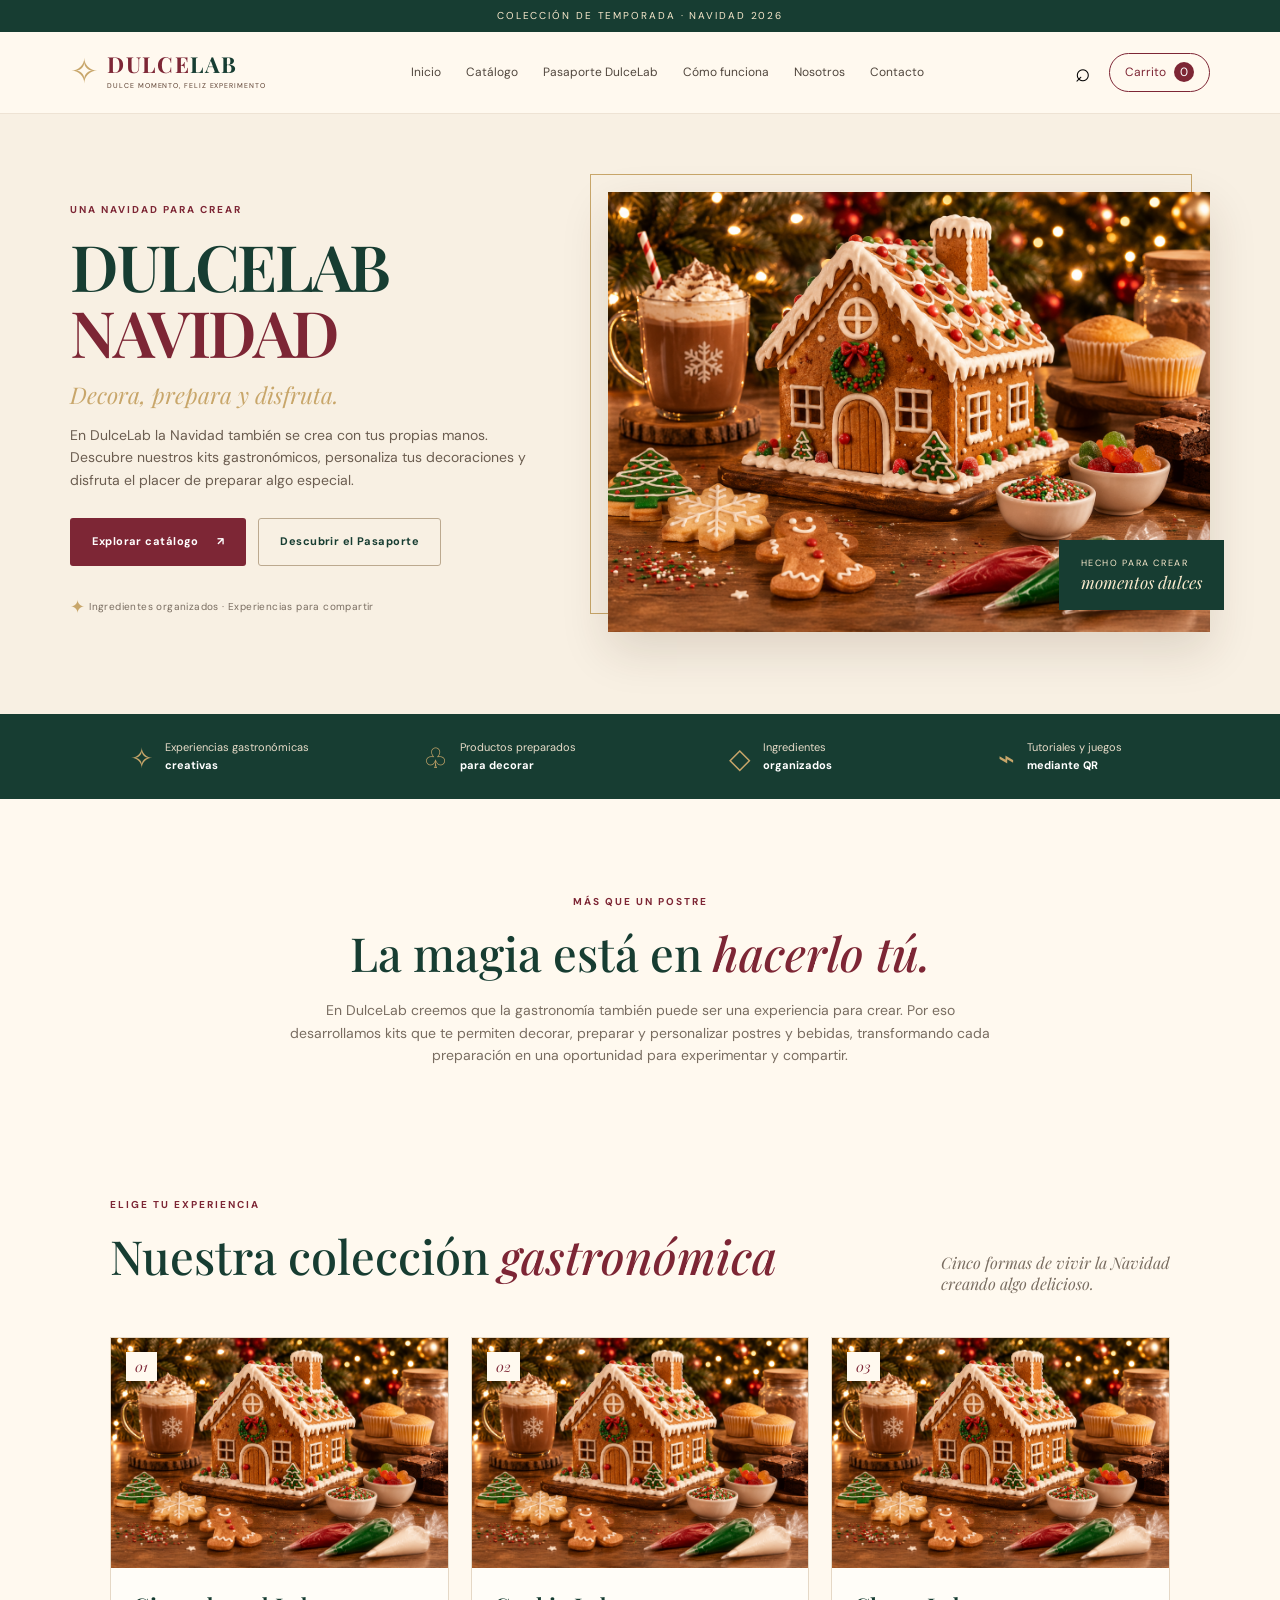
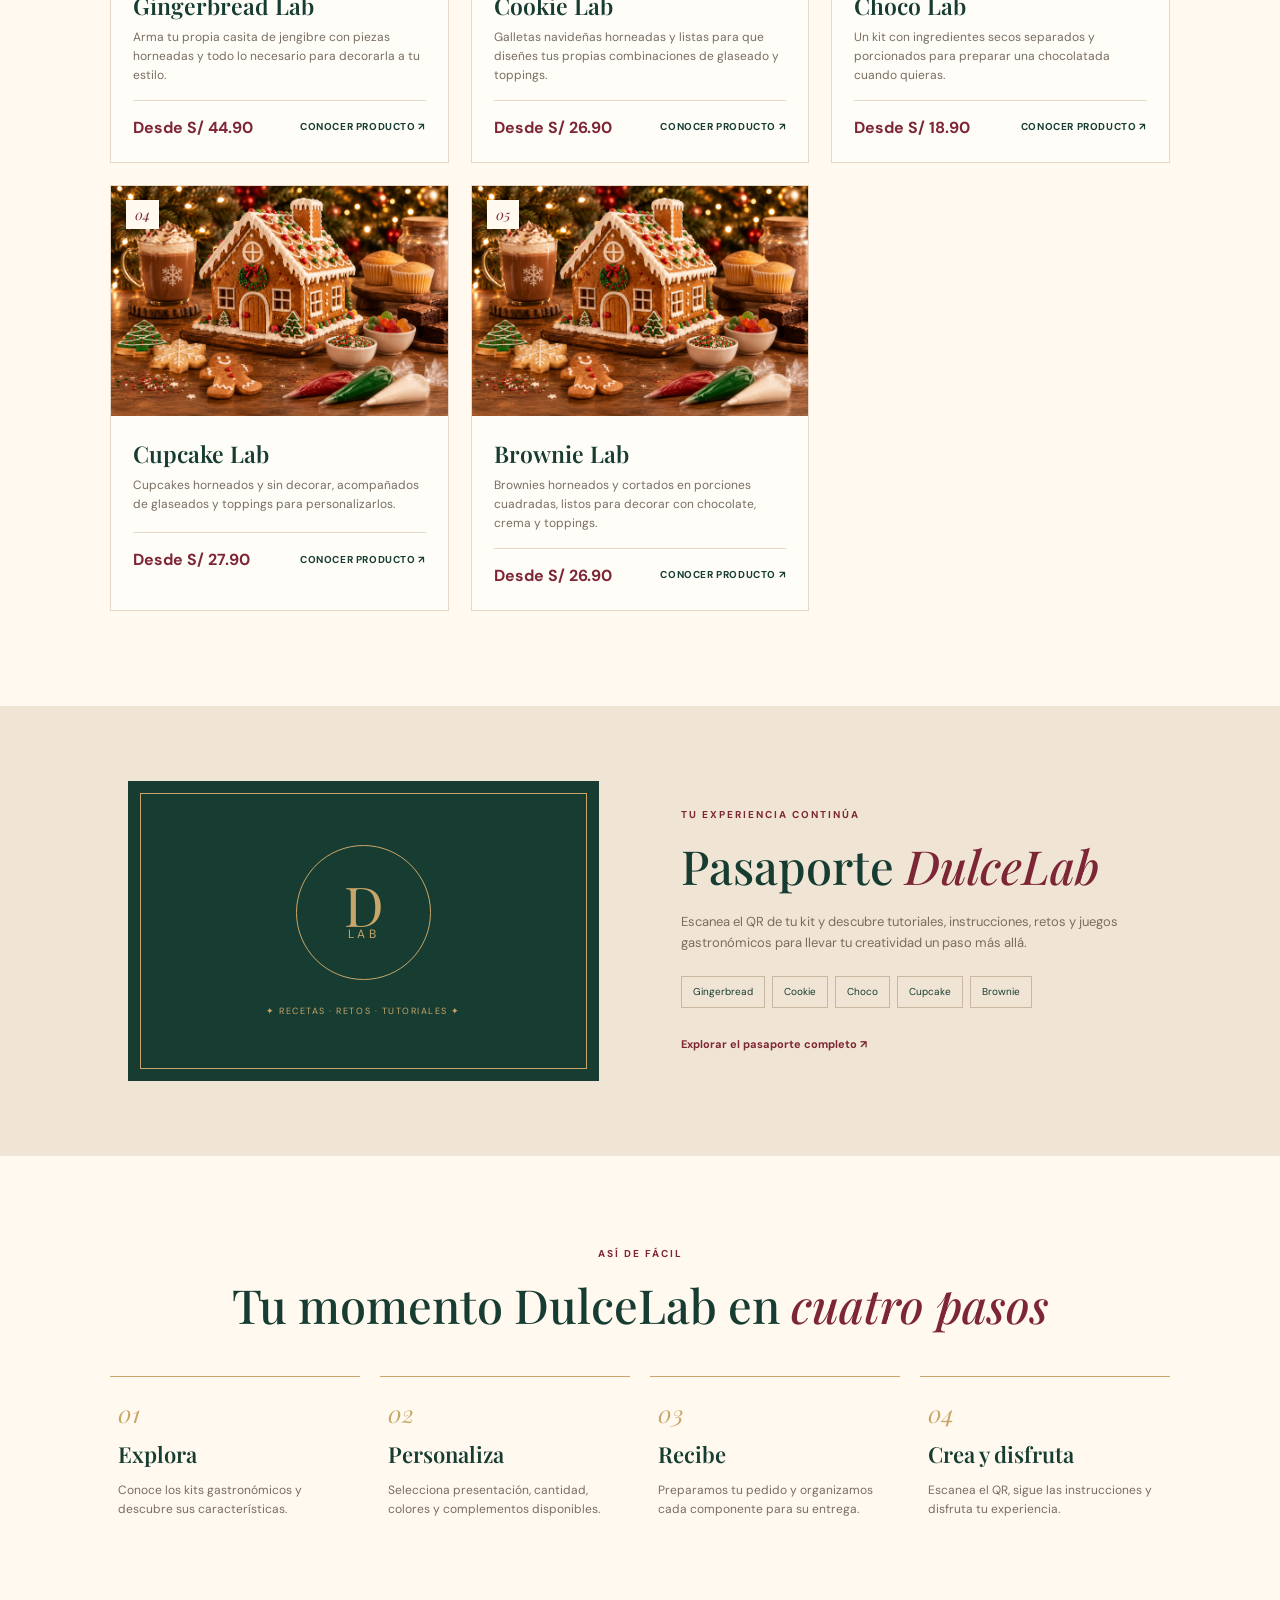
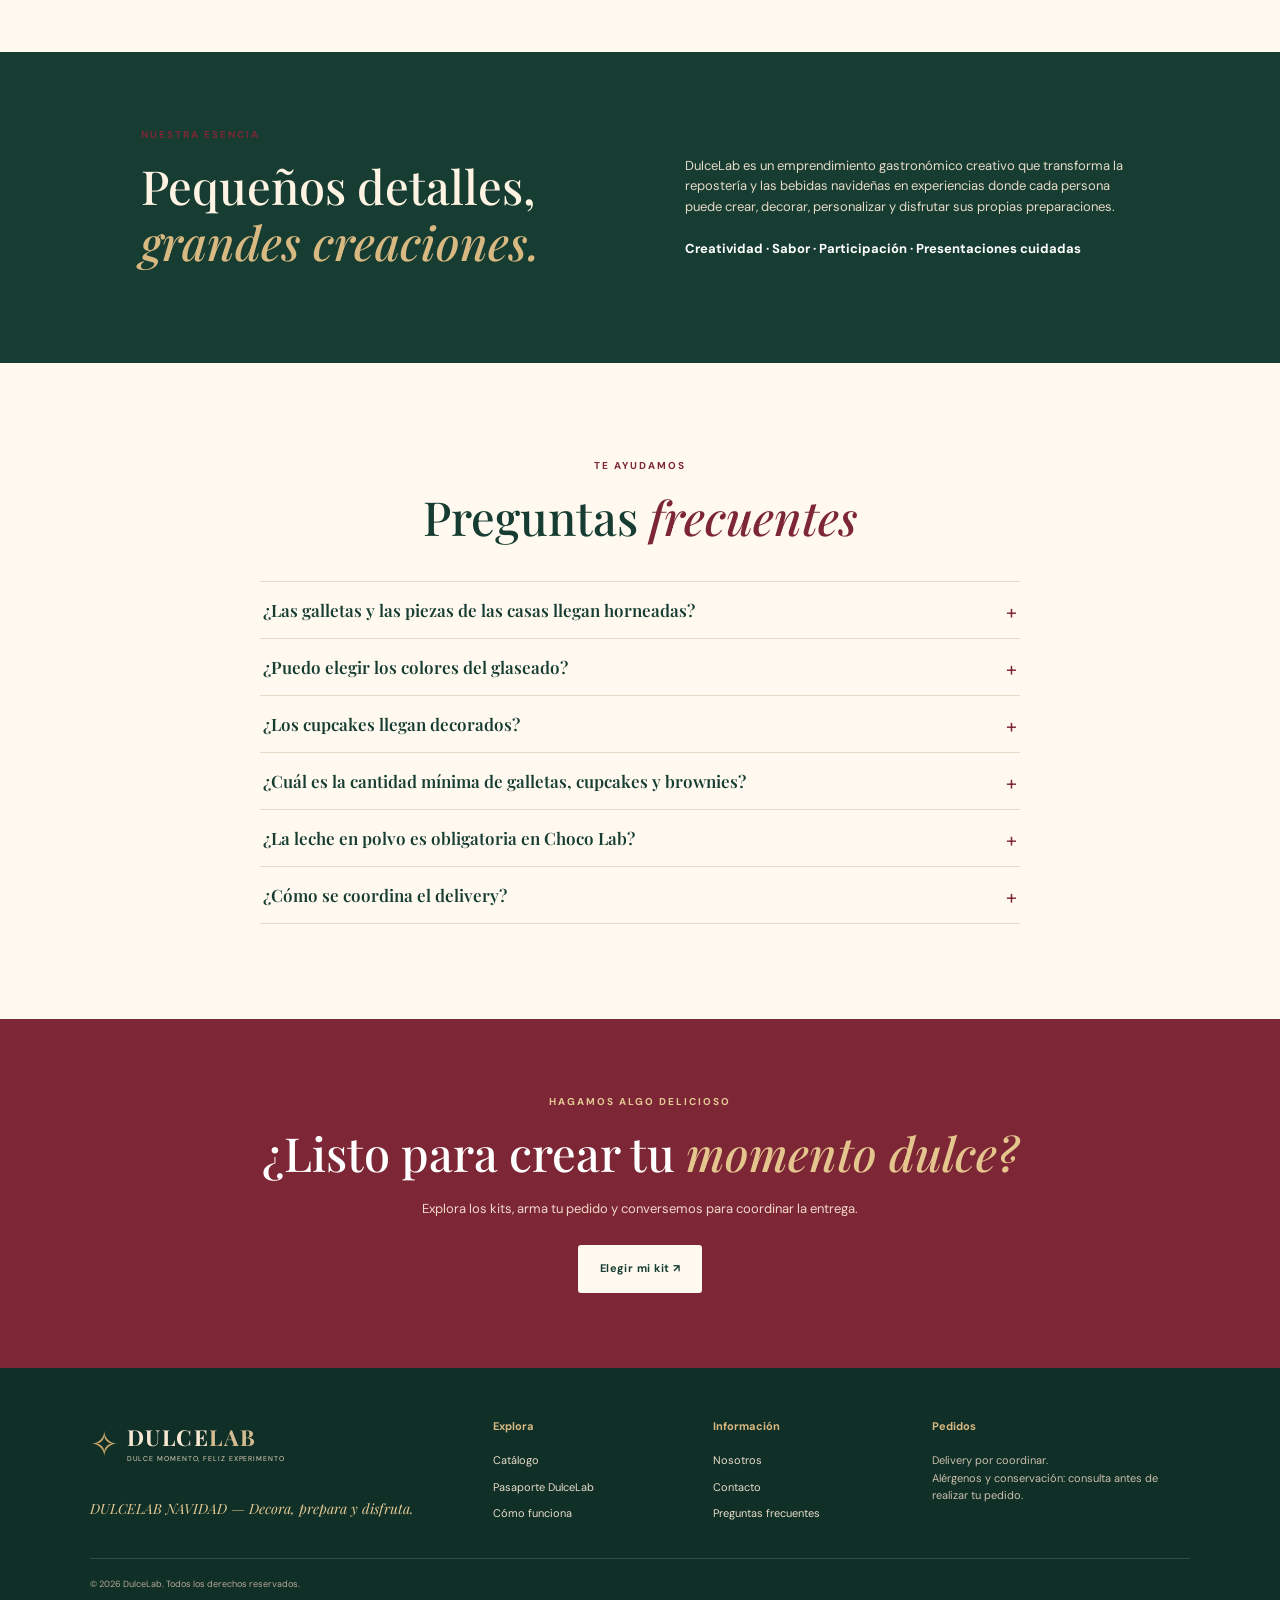
<file: index.html>
<!doctype html>
<html lang="es">
<head>
<meta charset="utf-8"><meta name="viewport" content="width=device-width,initial-scale=1"><meta name="theme-color" content="#173d32">
<meta name="description" content="DulceLab Navidad: kits gastronómicos para decorar, preparar y disfrutar.">
<title>DulceLab Navidad | Decora, prepara y disfruta</title><link rel="preconnect" href="https://fonts.googleapis.com"><link rel="preconnect" href="https://fonts.gstatic.com" crossorigin><link href="https://fonts.googleapis.com/css2?family=DM+Sans:wght@400;500;600;700&family=Playfair+Display:wght@500;600;700&display=swap" rel="stylesheet"><link rel="stylesheet" href="styles.css">
</head><body>
<div class="topline">COLECCIÓN DE TEMPORADA · NAVIDAD 2026</div>
<header class="header"><a class="brand" href="#inicio"><span class="brand-mark">✧</span><span><b>DULCE<span>LAB</span></b><small>DULCE MOMENTO, FELIZ EXPERIMENTO</small></span></a><button class="menu-toggle" aria-label="Abrir menú">☰</button><nav id="nav"><a href="#inicio">Inicio</a><a href="#catalogo">Catálogo</a><a href="#pasaporte">Pasaporte DulceLab</a><a href="#como-funciona">Cómo funciona</a><a href="#nosotros">Nosotros</a><a href="#contacto">Contacto</a></nav><div class="head-actions"><button class="search-btn" id="searchToggle" aria-label="Buscar">⌕</button><button class="cart-open" id="cartOpen">Carrito <span id="cartCount">0</span></button></div></header>
<main>
<section class="hero" id="inicio"><div class="hero-copy"><p class="eyebrow">UNA NAVIDAD PARA CREAR</p><h1>DULCELAB <em>NAVIDAD</em></h1><p class="hero-tag">Decora, prepara y disfruta.</p><p class="hero-text">En DulceLab la Navidad también se crea con tus propias manos. Descubre nuestros kits gastronómicos, personaliza tus decoraciones y disfruta el placer de preparar algo especial.</p><div class="hero-buttons"><a class="btn primary" href="#catalogo">Explorar catálogo <span>↗</span></a><a class="btn outline" href="#pasaporte">Descubrir el Pasaporte</a></div><div class="hero-note"><span>✦</span> Ingredientes organizados · Experiencias para compartir</div></div><div class="hero-photo"><img src="assets/hero-navidad.png" alt="Casa de jengibre decorada rodeada de postres y utensilios navideños"><div class="photo-label">HECHO PARA CREAR<br><b>momentos dulces</b></div></div></section>
<section class="benefits"><div><i>✧</i><span>Experiencias gastronómicas<br><b>creativas</b></span></div><div><i>♧</i><span>Productos preparados<br><b>para decorar</b></span></div><div><i>◇</i><span>Ingredientes<br><b>organizados</b></span></div><div><i>⌁</i><span>Tutoriales y juegos<br><b>mediante QR</b></span></div></section>
<section class="intro section-wrap"><p class="eyebrow">MÁS QUE UN POSTRE</p><h2>La magia está en <em>hacerlo tú.</em></h2><p>En DulceLab creemos que la gastronomía también puede ser una experiencia para crear. Por eso desarrollamos kits que te permiten decorar, preparar y personalizar postres y bebidas, transformando cada preparación en una oportunidad para experimentar y compartir.</p></section>
<section class="catalog section-wrap" id="catalogo"><div class="section-heading"><div><p class="eyebrow">ELIGE TU EXPERIENCIA</p><h2>Nuestra colección <em>gastronómica</em></h2></div><p>Cinco formas de vivir la Navidad<br>creando algo delicioso.</p></div><div class="product-grid" id="productGrid"></div></section>
<section class="passport" id="pasaporte"><div class="passport-art"><div class="passport-stamp">D<br><small>LAB</small></div><span>✦ RECETAS · RETOS · TUTORIALES ✦</span></div><div class="passport-copy"><p class="eyebrow">TU EXPERIENCIA CONTINÚA</p><h2>Pasaporte <em>DulceLab</em></h2><p>Escanea el QR de tu kit y descubre tutoriales, instrucciones, retos y juegos gastronómicos para llevar tu creatividad un paso más allá.</p><div class="passport-links"><a href="pages/passport.html#gingerbread">Gingerbread</a><a href="pages/passport.html#cookie">Cookie</a><a href="pages/passport.html#choco">Choco</a><a href="pages/passport.html#cupcake">Cupcake</a><a href="pages/passport.html#brownie">Brownie</a></div><a class="text-link" href="pages/passport.html">Explorar el pasaporte completo ↗</a></div></section>
<section class="steps section-wrap" id="como-funciona"><p class="eyebrow center">ASÍ DE FÁCIL</p><h2 class="center">Tu momento DulceLab en <em>cuatro pasos</em></h2><div class="step-grid"><article><b>01</b><h3>Explora</h3><p>Conoce los kits gastronómicos y descubre sus características.</p></article><article><b>02</b><h3>Personaliza</h3><p>Selecciona presentación, cantidad, colores y complementos disponibles.</p></article><article><b>03</b><h3>Recibe</h3><p>Preparamos tu pedido y organizamos cada componente para su entrega.</p></article><article><b>04</b><h3>Crea y disfruta</h3><p>Escanea el QR, sigue las instrucciones y disfruta tu experiencia.</p></article></div></section>
<section class="about" id="nosotros"><div><p class="eyebrow">NUESTRA ESENCIA</p><h2>Pequeños detalles,<br><em>grandes creaciones.</em></h2></div><p>DulceLab es un emprendimiento gastronómico creativo que transforma la repostería y las bebidas navideñas en experiencias donde cada persona puede crear, decorar, personalizar y disfrutar sus propias preparaciones.<br><br><b>Creatividad · Sabor · Participación · Presentaciones cuidadas</b></p></section>
<section class="faq section-wrap"><p class="eyebrow center">TE AYUDAMOS</p><h2 class="center">Preguntas <em>frecuentes</em></h2><div class="faq-list"><details><summary>¿Las galletas y las piezas de las casas llegan horneadas?</summary><p>Sí. Las galletas y piezas de jengibre se entregan previamente horneadas y listas para decorar o armar.</p></details><details><summary>¿Puedo elegir los colores del glaseado?</summary><p>En Cookie Lab puedes elegir hasta cuatro colores entre las opciones disponibles.</p></details><details><summary>¿Los cupcakes llegan decorados?</summary><p>No. Los cupcakes se entregan horneados y sin decorar, con componentes para personalizarlos.</p></details><details><summary>¿Cuál es la cantidad mínima de galletas, cupcakes y brownies?</summary><p>La cantidad mínima es de tres unidades para cada una de estas líneas.</p></details><details><summary>¿La leche en polvo es obligatoria en Choco Lab?</summary><p>No. Es opcional. Puedes utilizar la leche que prefieras en casa.</p></details><details><summary>¿Cómo se coordina el delivery?</summary><p>La modalidad y el costo de entrega se coordinan al confirmar el pedido por WhatsApp.</p></details></div></section>
<section class="contact" id="contacto"><p class="eyebrow">HAGAMOS ALGO DELICIOSO</p><h2>¿Listo para crear tu <em>momento dulce?</em></h2><p>Explora los kits, arma tu pedido y conversemos para coordinar la entrega.</p><a class="btn light" href="#catalogo">Elegir mi kit ↗</a></section>
</main><footer><div class="footer-brand"><a class="brand inverse" href="#inicio"><span class="brand-mark">✧</span><span><b>DULCE<span>LAB</span></b><small>DULCE MOMENTO, FELIZ EXPERIMENTO</small></span></a><p>DULCELAB NAVIDAD — Decora, prepara y disfruta.</p></div><div><b>Explora</b><a href="#catalogo">Catálogo</a><a href="pages/passport.html">Pasaporte DulceLab</a><a href="#como-funciona">Cómo funciona</a></div><div><b>Información</b><a href="#nosotros">Nosotros</a><a href="#contacto">Contacto</a><a href="#faq">Preguntas frecuentes</a></div><div><b>Pedidos</b><p>Delivery por coordinar.<br>Alérgenos y conservación: consulta antes de realizar tu pedido.</p></div><small class="copyright">© 2026 DulceLab. Todos los derechos reservados.</small></footer>
<div class="search-panel" id="searchPanel"><input id="searchInput" placeholder="Buscar un kit..." aria-label="Buscar productos"><button id="searchClose">✕</button></div>
<div class="overlay" id="overlay"></div><aside class="cart-drawer" id="cartDrawer"><div class="drawer-head"><div><p class="eyebrow">TU SELECCIÓN</p><h2>Mi carrito</h2></div><button id="cartClose" aria-label="Cerrar">✕</button></div><div id="cartItems" class="cart-items"></div><div class="cart-bottom"><div class="total-line"><span>Total estimado</span><b id="cartTotal">S/ 0.00</b></div><small>El delivery se coordina por separado.</small><button class="btn primary full" id="checkoutBtn">Continuar con mi pedido →</button></div></aside>
<div class="modal-wrap" id="productModal"><div class="modal"><button class="modal-close" id="modalClose">✕</button><div id="modalContent"></div></div></div>
<div class="modal-wrap" id="checkoutModal"><div class="modal checkout"><button class="modal-close" id="checkoutClose">✕</button><p class="eyebrow">UN ÚLTIMO PASO</p><h2>Datos de tu <em>pedido</em></h2><form id="checkoutForm"><label>Nombre completo<input name="name" required placeholder="Tu nombre"></label><label>Número de celular<input name="phone" required type="tel" placeholder="Tu número"></label><label>Modalidad de entrega<select name="delivery" required><option value="">Seleccionar</option><option>Recojo coordinado</option><option>Delivery</option></select></label><label>Distrito o zona<input name="district" required placeholder="Ej. Pisco"></label><label id="addressLabel" class="hidden">Dirección de entrega<input name="address" placeholder="Dirección"></label><label>Fecha preferida<input name="date" type="date"></label><label>Indicaciones adicionales<textarea name="notes" rows="3" placeholder="Cuéntanos algún detalle..."></textarea></label><div id="checkoutSummary" class="checkout-summary"></div><button class="btn primary full" type="submit">Preparar mensaje de WhatsApp ↗</button><small>El pedido no queda confirmado hasta que DulceLab revise y confirme la disponibilidad.</small></form></div></div>
<div class="toast" id="toast" role="status"></div><script src="script.js"></script></body></html>
</file>
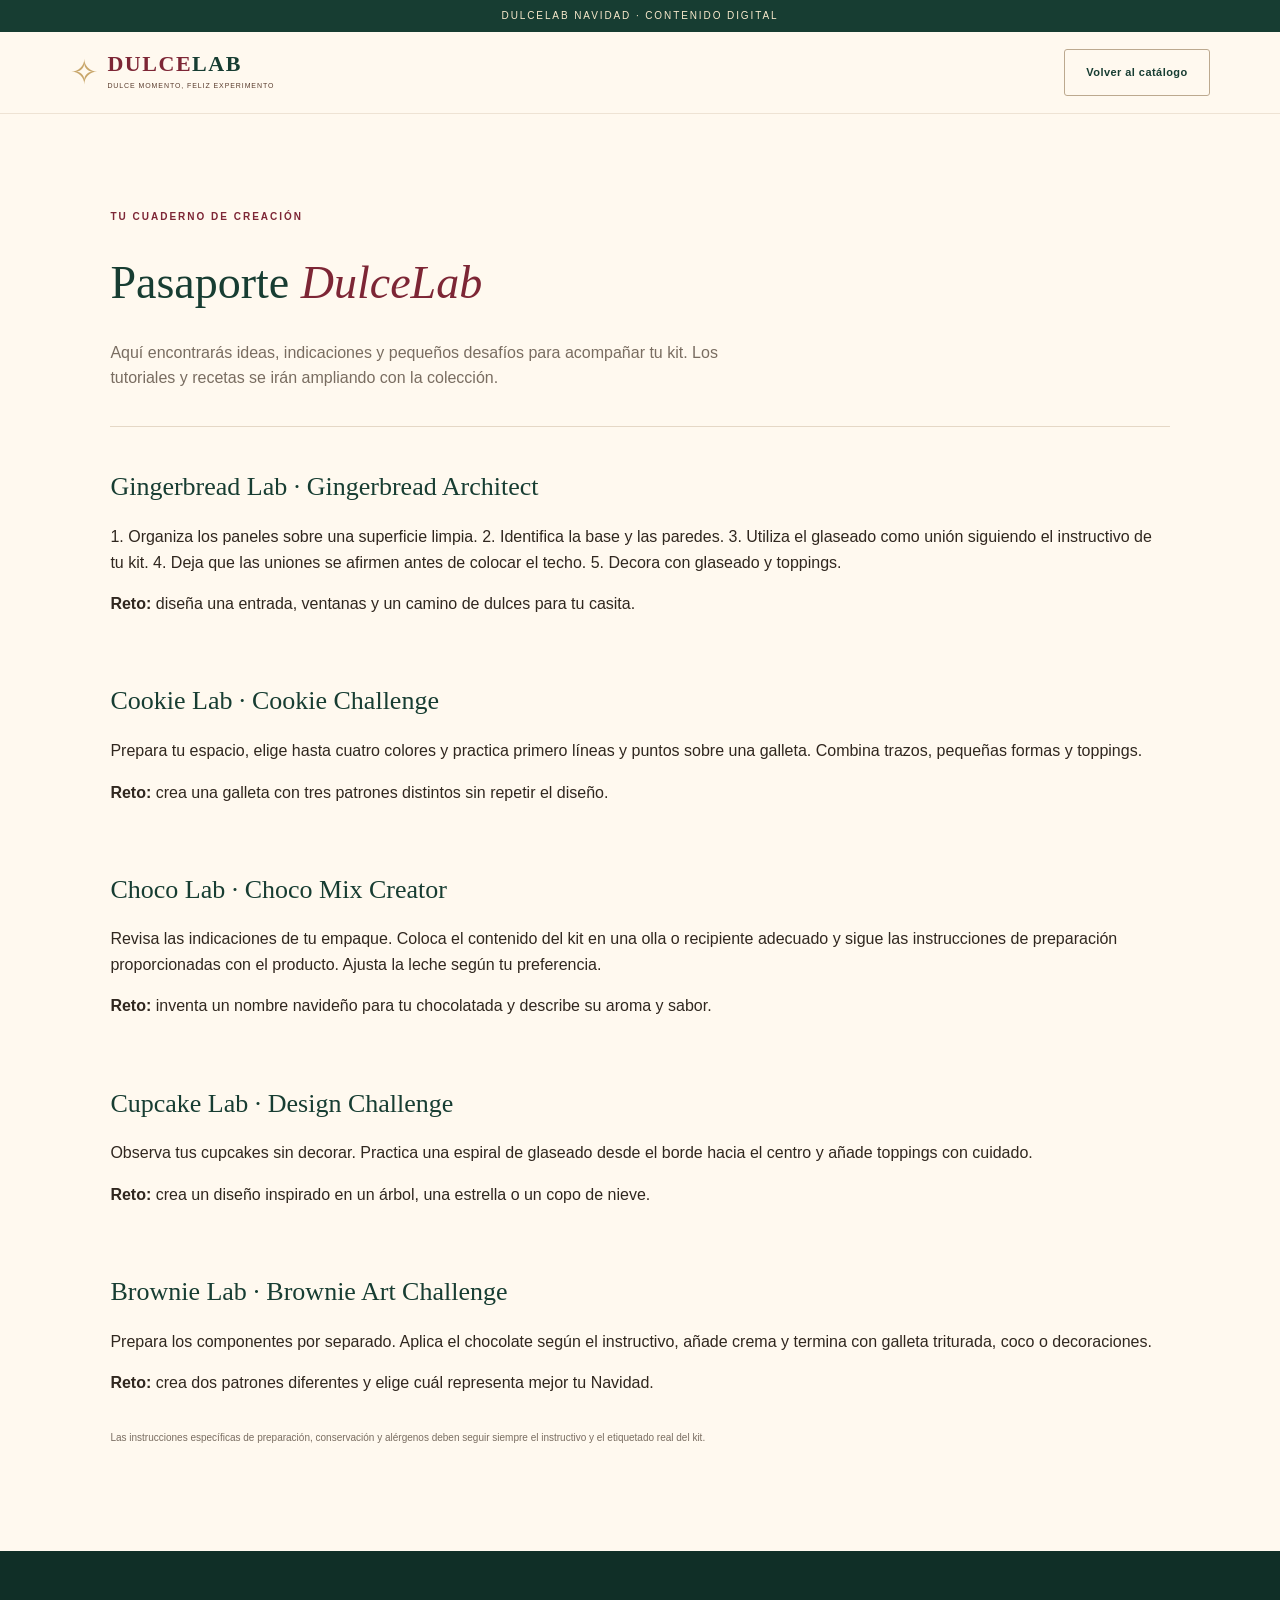
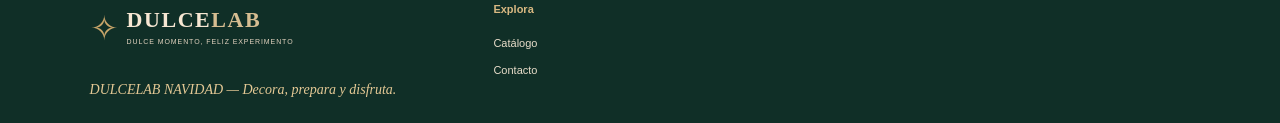
<file: pages/passport.html>
<!doctype html><html lang="es"><head><meta charset="utf-8"><meta name="viewport" content="width=device-width,initial-scale=1"><title>Pasaporte DulceLab</title><link rel="stylesheet" href="../styles.css"></head><body><div class="topline">DULCELAB NAVIDAD · CONTENIDO DIGITAL</div><header class="header"><a class="brand" href="../index.html"><span class="brand-mark">✧</span><span><b>DULCE<span>LAB</span></b><small>DULCE MOMENTO, FELIZ EXPERIMENTO</small></span></a><a class="btn outline" href="../index.html#catalogo">Volver al catálogo</a></header><main class="section-wrap"><p class="eyebrow">TU CUADERNO DE CREACIÓN</p><h1 style="font:500 46px var(--serif);color:var(--green)">Pasaporte <em style="color:var(--wine)">DulceLab</em></h1><p style="color:var(--muted);max-width:650px">Aquí encontrarás ideas, indicaciones y pequeños desafíos para acompañar tu kit. Los tutoriales y recetas se irán ampliando con la colección.</p><div class="faq-list">
<section id="ginger" style="padding:24px 0"><h2 style="font:26px var(--serif);color:var(--green)">Gingerbread Lab · Gingerbread Architect</h2><p>1. Organiza los paneles sobre una superficie limpia. 2. Identifica la base y las paredes. 3. Utiliza el glaseado como unión siguiendo el instructivo de tu kit. 4. Deja que las uniones se afirmen antes de colocar el techo. 5. Decora con glaseado y toppings.</p><b>Reto:</b> diseña una entrada, ventanas y un camino de dulces para tu casita.</section>
<section id="cookie" style="padding:24px 0"><h2 style="font:26px var(--serif);color:var(--green)">Cookie Lab · Cookie Challenge</h2><p>Prepara tu espacio, elige hasta cuatro colores y practica primero líneas y puntos sobre una galleta. Combina trazos, pequeñas formas y toppings.</p><b>Reto:</b> crea una galleta con tres patrones distintos sin repetir el diseño.</section>
<section id="choco" style="padding:24px 0"><h2 style="font:26px var(--serif);color:var(--green)">Choco Lab · Choco Mix Creator</h2><p>Revisa las indicaciones de tu empaque. Coloca el contenido del kit en una olla o recipiente adecuado y sigue las instrucciones de preparación proporcionadas con el producto. Ajusta la leche según tu preferencia.</p><b>Reto:</b> inventa un nombre navideño para tu chocolatada y describe su aroma y sabor.</section>
<section id="cupcake" style="padding:24px 0"><h2 style="font:26px var(--serif);color:var(--green)">Cupcake Lab · Design Challenge</h2><p>Observa tus cupcakes sin decorar. Practica una espiral de glaseado desde el borde hacia el centro y añade toppings con cuidado.</p><b>Reto:</b> crea un diseño inspirado en un árbol, una estrella o un copo de nieve.</section>
<section id="brownie" style="padding:24px 0"><h2 style="font:26px var(--serif);color:var(--green)">Brownie Lab · Brownie Art Challenge</h2><p>Prepara los componentes por separado. Aplica el chocolate según el instructivo, añade crema y termina con galleta triturada, coco o decoraciones.</p><b>Reto:</b> crea dos patrones diferentes y elige cuál representa mejor tu Navidad.</section></div><p class="config-note">Las instrucciones específicas de preparación, conservación y alérgenos deben seguir siempre el instructivo y el etiquetado real del kit.</p></main><footer><div class="footer-brand"><a class="brand inverse" href="../index.html"><span class="brand-mark">✧</span><span><b>DULCE<span>LAB</span></b><small>DULCE MOMENTO, FELIZ EXPERIMENTO</small></span></a><p>DULCELAB NAVIDAD — Decora, prepara y disfruta.</p></div><div><b>Explora</b><a href="../index.html#catalogo">Catálogo</a><a href="../index.html#contacto">Contacto</a></div></footer></body></html>
</file>
<file: styles.css>
:root{--cream:#f8f0e3;--ivory:#fff9ef;--beige:#ebd9be;--wine:#7d2635;--red:#9a3036;--green:#173d32;--gold:#c8a66a;--brown:#593c2d;--ink:#30271f;--muted:#796d61;--line:#e5d8c6;--serif:'Playfair Display',Georgia,serif;--sans:'DM Sans',Arial,sans-serif}*{box-sizing:border-box}html{scroll-behavior:smooth;scroll-padding-top:90px}body{margin:0;background:var(--ivory);color:var(--ink);font-family:var(--sans);line-height:1.6}button,input,select,textarea{font:inherit}button,a{ -webkit-tap-highlight-color:transparent}a{color:inherit;text-decoration:none}.topline{text-align:center;background:var(--green);color:#f8e9cc;letter-spacing:.19em;font-size:10px;padding:8px}.header{height:82px;display:flex;align-items:center;justify-content:space-between;padding:0 5.5%;background:rgba(255,249,239,.96);position:sticky;top:0;z-index:20;border-bottom:1px solid #eee3d4}.brand{display:flex;align-items:center;gap:9px;color:var(--wine)}.brand-mark{font-size:34px;color:var(--gold)}.brand b{display:block;font:700 22px var(--serif);letter-spacing:.07em;line-height:1}.brand b span{color:var(--green)}.brand small{display:block;font-size:7px;letter-spacing:.13em;color:var(--brown);margin-top:5px}.header nav{display:flex;gap:25px;font-size:12px;color:#51473e}.header nav a:hover,.text-link:hover{color:var(--wine)}.head-actions{display:flex;align-items:center;gap:12px}.search-btn{font-size:26px;border:0;background:none;cursor:pointer}.cart-open{border:1px solid var(--wine);color:var(--wine);background:transparent;border-radius:30px;padding:9px 15px;font-size:12px;cursor:pointer}.cart-open span{background:var(--wine);color:white;border-radius:50%;padding:2px 6px;margin-left:5px}.menu-toggle{display:none;border:0;background:none;font-size:25px}.hero{display:grid;grid-template-columns:.9fr 1.1fr;min-height:600px;background:var(--cream);padding:65px 5.5% 70px;gap:4%;align-items:center;overflow:hidden}.hero-copy{max-width:520px}.eyebrow{font-size:10px;letter-spacing:.2em;color:var(--wine);font-weight:700;margin:0 0 15px}.hero h1{font:600 clamp(42px,5vw,70px)/1.04 var(--serif);color:var(--green);letter-spacing:-.04em;margin:0}.hero h1 em{display:block;color:var(--wine);font-style:normal}.hero-tag{font:italic 23px var(--serif);color:var(--gold);margin:13px 0}.hero-text{color:#6b5d50;max-width:460px;font-size:14px}.hero-buttons{display:flex;gap:12px;flex-wrap:wrap;margin:27px 0}.btn{display:inline-flex;align-items:center;justify-content:center;gap:18px;padding:14px 21px;border-radius:3px;font-weight:700;font-size:11px;letter-spacing:.04em;border:1px solid transparent;cursor:pointer;transition:.2s}.btn.primary{background:var(--wine);color:white}.btn.primary:hover{background:#5d1927;transform:translateY(-2px)}.btn.outline{border-color:#bca98f;color:var(--green)}.btn.light{background:var(--ivory);color:var(--green)}.hero-note{font-size:10px;color:var(--muted);letter-spacing:.04em}.hero-note span{color:var(--gold);font-size:18px;vertical-align:middle}.hero-photo{position:relative}.hero-photo:before{content:'';position:absolute;inset:-18px 18px 18px -18px;border:1px solid var(--gold);pointer-events:none}.hero-photo img{display:block;width:100%;height:440px;object-fit:cover;position:relative;box-shadow:0 18px 45px #39200d24}.photo-label{position:absolute;right:-14px;bottom:22px;background:var(--green);color:#f8e9cc;padding:15px 22px;font-size:9px;letter-spacing:.18em;line-height:1.8}.photo-label b{font:italic 17px var(--serif);letter-spacing:0}.benefits{background:var(--green);color:#f9edda;display:grid;grid-template-columns:repeat(4,1fr);padding:24px 7%;gap:20px}.benefits div{display:flex;align-items:center;justify-content:center;gap:12px;font-size:11px;color:#e8dcc9}.benefits i{font:28px var(--serif);color:var(--gold);font-style:normal}.benefits b{color:white}.section-wrap{max-width:1200px;margin:auto;padding:95px 5.5%}.intro{text-align:center;max-width:850px}.intro h2,.section-heading h2,.steps h2,.faq h2,.about h2,.contact h2,.passport h2{font:500 clamp(32px,4vw,47px)/1.2 var(--serif);color:var(--green);margin:0 0 18px}.intro h2 em,.section-heading h2 em,.steps h2 em,.faq h2 em,.about h2 em,.contact h2 em,.passport h2 em{color:var(--wine);font-style:italic}.intro>p:last-child{font-size:14px;color:var(--muted);max-width:700px;margin:0 auto}.catalog{padding-top:35px}.section-heading{display:flex;justify-content:space-between;align-items:end;margin-bottom:35px}.section-heading>p{font:italic 16px var(--serif);color:var(--muted);margin:0 0 8px}.product-grid{display:grid;grid-template-columns:repeat(3,1fr);gap:22px}.product-card{background:#fffdf8;border:1px solid var(--line);transition:.25s;cursor:pointer;position:relative}.product-card:hover{transform:translateY(-6px);box-shadow:0 15px 35px #5b3b2017}.product-image{height:230px;overflow:hidden;background:var(--beige);position:relative}.product-image img{width:100%;height:100%;object-fit:cover;transition:.5s}.product-card:hover img{transform:scale(1.04)}.product-image .number{position:absolute;left:15px;top:14px;background:var(--ivory);color:var(--wine);font:italic 14px var(--serif);padding:5px 9px}.product-info{padding:22px}.product-info h3{font:600 23px var(--serif);color:var(--green);margin:0 0 7px}.product-info p{font-size:12px;color:var(--muted);min-height:42px;margin:0 0 14px}.product-foot{display:flex;justify-content:space-between;align-items:center;border-top:1px solid var(--line);padding-top:14px}.price{font-weight:700;color:var(--wine);font-size:16px}.small-link{font-size:10px;font-weight:700;color:var(--green);letter-spacing:.06em}.passport{background:#f0e5d4;display:grid;grid-template-columns:1fr 1fr;gap:8%;align-items:center;padding:75px 10%}.passport-art{height:300px;background:var(--green);display:flex;flex-direction:column;align-items:center;justify-content:center;color:var(--gold);outline:1px solid var(--gold);outline-offset:-13px}.passport-stamp{width:135px;height:135px;border:1px solid var(--gold);border-radius:50%;display:grid;place-content:center;text-align:center;font:55px var(--serif);line-height:.8}.passport-stamp small{font:12px var(--sans);letter-spacing:.3em}.passport-art>span{font-size:9px;letter-spacing:.17em;margin-top:24px}.passport-copy>p:not(.eyebrow){font-size:13px;color:var(--muted)}.passport-links{display:flex;flex-wrap:wrap;gap:7px;margin:22px 0}.passport-links a{border:1px solid #c9b89f;padding:7px 11px;font-size:10px;color:var(--green)}.text-link{font-size:11px;color:var(--wine);font-weight:700}.center{text-align:center}.steps{padding-top:90px;padding-bottom:100px}.step-grid{display:grid;grid-template-columns:repeat(4,1fr);gap:20px;margin-top:42px}.step-grid article{border-top:1px solid var(--gold);padding:20px 8px}.step-grid article>b{font:italic 24px var(--serif);color:var(--gold)}.step-grid h3{font:600 22px var(--serif);color:var(--green);margin:9px 0}.step-grid p{font-size:12px;color:var(--muted)}.about{background:var(--green);color:#f7eddf;padding:75px 11%;display:grid;grid-template-columns:1fr 1fr;gap:9%;align-items:center}.about h2{color:#fff4e4}.about h2 em{color:#d9b982}.about>p{font-size:13px;color:#e5d9c7}.about>p b{color:#fff}.faq{max-width:900px}.faq-list{margin-top:35px;border-top:1px solid var(--line)}.faq details{border-bottom:1px solid var(--line);padding:17px 3px}.faq summary{cursor:pointer;font:600 17px var(--serif);color:var(--green);list-style:none}.faq summary:after{content:'+';float:right;color:var(--wine);font:20px var(--sans)}.faq details[open] summary:after{content:'−'}.faq details p{font-size:12px;color:var(--muted);margin:12px 25px 0 0}.contact{text-align:center;background:var(--wine);color:#f8e9d4;padding:75px 20px}.contact .eyebrow{color:#e4c995}.contact h2{color:white}.contact h2 em{color:#e5c58e}.contact>p:not(.eyebrow){font-size:13px;color:#f0d9c9;margin-bottom:25px}footer{background:#102f27;color:#e8ddca;padding:50px 7% 25px;display:grid;grid-template-columns:2fr 1fr 1fr 1.4fr;gap:35px;font-size:11px}footer>div{display:flex;flex-direction:column;gap:9px}footer>div>b{color:#d9b982;margin-bottom:8px}.inverse{color:#f2d6bd}.inverse .brand-mark{color:var(--gold)}.inverse b{color:#f7e7d3}.inverse b span{color:#d6bd91}.inverse small{color:#e2d3bf}.footer-brand p{font:italic 14px var(--serif);color:#e4c995;margin-top:18px}footer a:hover{color:#e4c995}footer p{margin:0;color:#cbbfac}.copyright{grid-column:1/-1;border-top:1px solid #ffffff24;padding-top:18px;color:#b7aa96;font-size:9px}.search-panel{display:none;position:fixed;top:82px;right:5%;z-index:40;background:white;padding:12px;box-shadow:0 8px 30px #0002}.search-panel.show{display:flex}.search-panel input{border:1px solid var(--line);padding:10px;width:240px}.search-panel button,.drawer-head button,.modal-close{border:0;background:none;cursor:pointer;font-size:19px}.overlay{display:none;position:fixed;inset:0;background:#160e0b88;z-index:40}.overlay.show{display:block}.cart-drawer{position:fixed;z-index:41;right:-460px;top:0;width:min(430px,100%);height:100vh;background:var(--ivory);padding:25px;display:flex;flex-direction:column;transition:.3s}.cart-drawer.open{right:0}.drawer-head{display:flex;justify-content:space-between;border-bottom:1px solid var(--line);padding-bottom:15px}.drawer-head h2,.modal h2{font:500 30px var(--serif);color:var(--green);margin:0}.cart-items{overflow:auto;flex:1;padding:12px 0}.cart-line{display:grid;grid-template-columns:1fr auto;gap:10px;padding:14px 0;border-bottom:1px solid var(--line)}.cart-line h4{font:600 16px var(--serif);margin:0;color:var(--green)}.cart-line p{font-size:10px;color:var(--muted);margin:4px 0}.cart-line strong{color:var(--wine);font-size:13px}.cart-line button{border:0;background:none;color:var(--wine);font-size:10px;cursor:pointer}.cart-bottom{border-top:1px solid var(--line);padding-top:17px}.total-line{display:flex;justify-content:space-between;font-size:14px;margin-bottom:5px}.total-line b{color:var(--wine);font-size:20px}.cart-bottom small{display:block;color:var(--muted);font-size:10px;margin-bottom:15px}.full{width:100%}.modal-wrap{display:none;position:fixed;inset:0;z-index:50;background:#160e0b99;overflow:auto;padding:30px 15px}.modal-wrap.show{display:flex;align-items:flex-start;justify-content:center}.modal{position:relative;background:var(--ivory);width:min(850px,100%);padding:35px;margin:auto;box-shadow:0 20px 60px #0003}.modal-close{position:absolute;right:18px;top:14px;z-index:2}.detail-layout{display:grid;grid-template-columns:1fr 1fr;gap:30px}.detail-image{height:300px;background:var(--beige)}.detail-image img{width:100%;height:100%;object-fit:cover}.detail-copy h2{font:600 32px var(--serif);color:var(--green);margin:0 0 10px}.detail-copy>p{font-size:12px;color:var(--muted)}.detail-price{font-size:24px;font-weight:700;color:var(--wine);margin:15px 0}.detail-copy h4{font:600 17px var(--serif);color:var(--green);margin:16px 0 6px}.detail-copy ul{font-size:11px;color:var(--muted);padding-left:18px}.config{border-top:1px solid var(--line);margin-top:16px;padding-top:12px}.config label,.checkout label{display:block;font-size:11px;font-weight:700;color:var(--green);margin:12px 0}.config select,.config input[type=number],.checkout input,.checkout select,.checkout textarea{display:block;width:100%;border:1px solid var(--line);background:white;padding:10px;margin-top:5px;color:var(--ink);border-radius:2px}.color-options{display:flex;flex-wrap:wrap;gap:7px;margin-top:9px}.color-choice{display:flex;align-items:center;gap:5px;border:1px solid var(--line);padding:6px 8px;font-size:10px;cursor:pointer;background:white}.color-choice input{accent-color:var(--wine)}.swatch{width:13px;height:13px;border-radius:50%;display:inline-block;border:1px solid #0002}.config-note{font-size:10px;color:var(--muted)}.price-breakdown{background:#f1e6d6;padding:12px;margin:15px 0;font-size:11px}.price-breakdown b{float:right;color:var(--wine)}.checkout{max-width:560px}.checkout h2{margin-bottom:20px}.checkout-summary{background:#f1e6d6;padding:13px;margin:15px 0;font-size:11px;white-space:pre-line}.checkout small{display:block;font-size:10px;color:var(--muted);margin-top:10px}.hidden{display:none!important}.toast{position:fixed;bottom:20px;left:50%;transform:translate(-50%,20px);background:var(--green);color:white;padding:12px 20px;font-size:12px;opacity:0;pointer-events:none;transition:.25s;z-index:80}.toast.show{opacity:1;transform:translate(-50%,0)}
@media(max-width:1000px){.header{padding:0 3%}.header nav{gap:13px}.header nav a{font-size:10px}.hero{padding-left:4%;padding-right:4%}.hero-photo img{height:380px}.benefits{padding-left:3%;padding-right:3%}.passport{padding-left:7%;padding-right:7%}}
@media(max-width:760px){.topline{font-size:8px}.header{height:70px;padding:0 5%}.menu-toggle{display:block;order:3}.header nav{display:none;position:absolute;top:70px;left:0;right:0;background:var(--ivory);padding:15px 7%;border-bottom:1px solid var(--line);flex-direction:column;gap:0}.header nav.open{display:flex}.header nav a{padding:11px 0;border-bottom:1px solid var(--line);font-size:13px}.head-actions{margin-left:auto;margin-right:15px}.search-btn{font-size:23px}.cart-open{font-size:10px;padding:7px 10px}.brand b{font-size:19px}.brand small{font-size:6px}.hero{grid-template-columns:1fr;padding:48px 6% 55px;gap:35px}.hero h1{font-size:48px}.hero-photo img{height:300px}.hero-photo:before{inset:-10px 10px 10px -10px}.benefits{grid-template-columns:1fr 1fr;padding:20px 6%;gap:18px}.benefits div{justify-content:flex-start}.section-wrap{padding:65px 6%}.intro{padding-top:65px}.section-heading{display:block}.section-heading>p{margin-top:10px}.product-grid{grid-template-columns:1fr 1fr;gap:13px}.product-image{height:175px}.product-info{padding:15px}.product-info h3{font-size:19px}.product-info p{font-size:11px;min-height:60px}.product-foot{align-items:flex-start;gap:8px;flex-direction:column}.passport{grid-template-columns:1fr;padding:55px 7%;gap:30px}.passport-art{height:230px}.step-grid{grid-template-columns:1fr 1fr;gap:10px}.about{grid-template-columns:1fr;padding:55px 7%;gap:10px}.faq{padding-top:60px;padding-bottom:60px}footer{grid-template-columns:1fr 1fr;padding:40px 7%}.footer-brand{grid-column:1/-1}.detail-layout{grid-template-columns:1fr}.detail-image{height:230px}.modal{padding:30px 20px}.search-panel{top:70px;right:3%}}
@media(max-width:420px){.product-grid{grid-template-columns:1fr}.product-image{height:220px}.hero h1{font-size:42px}.hero-buttons .btn{width:100%}.benefits{font-size:10px}.step-grid{grid-template-columns:1fr}.cart-drawer{padding:20px}.photo-label{right:-5px}.modal-wrap{padding:10px}.modal{padding:28px 16px}.head-actions{gap:5px}}
</file>
